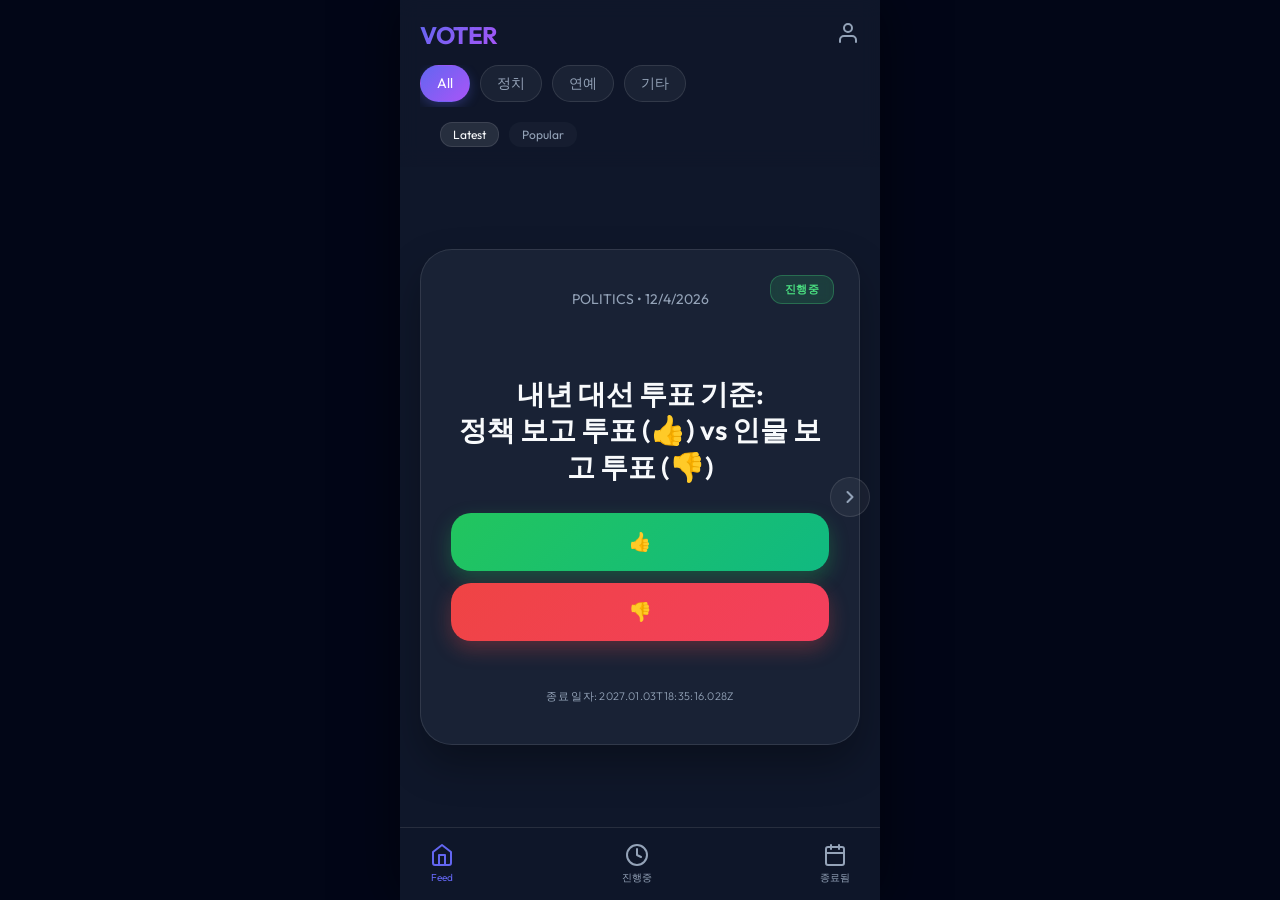
<file: index.html>
<!DOCTYPE html>
<html lang="ko">
<head>
    <meta charset="UTF-8">
    <meta name="viewport" content="width=device-width, initial-scale=1.0, maximum-scale=1.0, user-scalable=no">
    <title>Voter | Swipe to Vote</title>
    <link rel="stylesheet" href="css/style.css">
</head>
<body>

<div class="app-container">
    <header>
        <div class="logo-section">
            <div class="logo">VOTER</div>
            <div class="user-menu">
                <svg width="24" height="24" viewBox="0 0 24 24" fill="none" stroke="currentColor" stroke-width="2" stroke-linecap="round" stroke-linejoin="round" style="color: var(--text-muted)"><path d="M20 21v-2a4 4 0 0 0-4-4H8a4 4 0 0 0-4 4v2"></path><circle cx="12" cy="7" r="4"></circle></svg>
            </div>
        </div>
        <div class="categories" id="categoryContainer">
            <div class="category-tab active" data-category="">All</div>
            <div class="category-tab" data-category="POLITICS">정치</div>
            <div class="category-tab" data-category="ENTERTAINMENT">연예</div>
            <div class="category-tab" data-category="ETC">기타</div>
        </div>
        <div class="filters">
            <div class="filter-chip active" data-sort="latest">Latest</div>
            <div class="filter-chip" data-sort="popular">Popular</div>
        </div>
    </header>

    <main class="main-content">
        <div class="nav-btn nav-prev" id="prevBtn">
            <svg width="20" height="20" viewBox="0 0 24 24" fill="none" stroke="currentColor" stroke-width="2.5" stroke-linecap="round" stroke-linejoin="round"><polyline points="15 18 9 12 15 6"></polyline></svg>
        </div>
        
        <div class="card-stack" id="cardStack">
            <div class="vote-card" id="loadingCard">
                <div class="question" style="color: var(--text-muted); font-size: 18px;">Loading votes...</div>
            </div>
        </div>

        <div class="nav-btn nav-next" id="nextBtn">
            <svg width="20" height="20" viewBox="0 0 24 24" fill="none" stroke="currentColor" stroke-width="2.5" stroke-linecap="round" stroke-linejoin="round"><polyline points="9 18 15 12 9 6"></polyline></svg>
        </div>
    </main>

    <footer>
        <div class="bottom-tab active" data-status="">
            <svg viewBox="0 0 24 24" fill="none" stroke="currentColor" stroke-width="2" stroke-linecap="round" stroke-linejoin="round"><path d="M3 9l9-7 9 7v11a2 2 0 0 1-2 2H5a2 2 0 0 1-2-2z"></path><polyline points="9 22 9 12 15 12 15 22"></polyline></svg>
            <span>Feed</span>
        </div>
        <div class="bottom-tab" data-status="ongoing">
            <svg viewBox="0 0 24 24" fill="none" stroke="currentColor" stroke-width="2" stroke-linecap="round" stroke-linejoin="round"><circle cx="12" cy="12" r="10"></circle><polyline points="12 6 12 12 16 14"></polyline></svg>
            <span>진행중</span>
        </div>
        <div class="bottom-tab" data-status="ended">
            <svg viewBox="0 0 24 24" fill="none" stroke="currentColor" stroke-width="2" stroke-linecap="round" stroke-linejoin="round"><rect x="3" y="4" width="18" height="18" rx="2" ry="2"></rect><line x1="16" y1="2" x2="16" y2="6"></line><line x1="8" y1="2" x2="8" y2="6"></line><line x1="3" y1="10" x2="21" y2="10"></line></svg>
            <span>종료됨</span>
        </div>
    </footer>
</div>

<script src="js/main.js"></script>
</body>
</html>
</file>
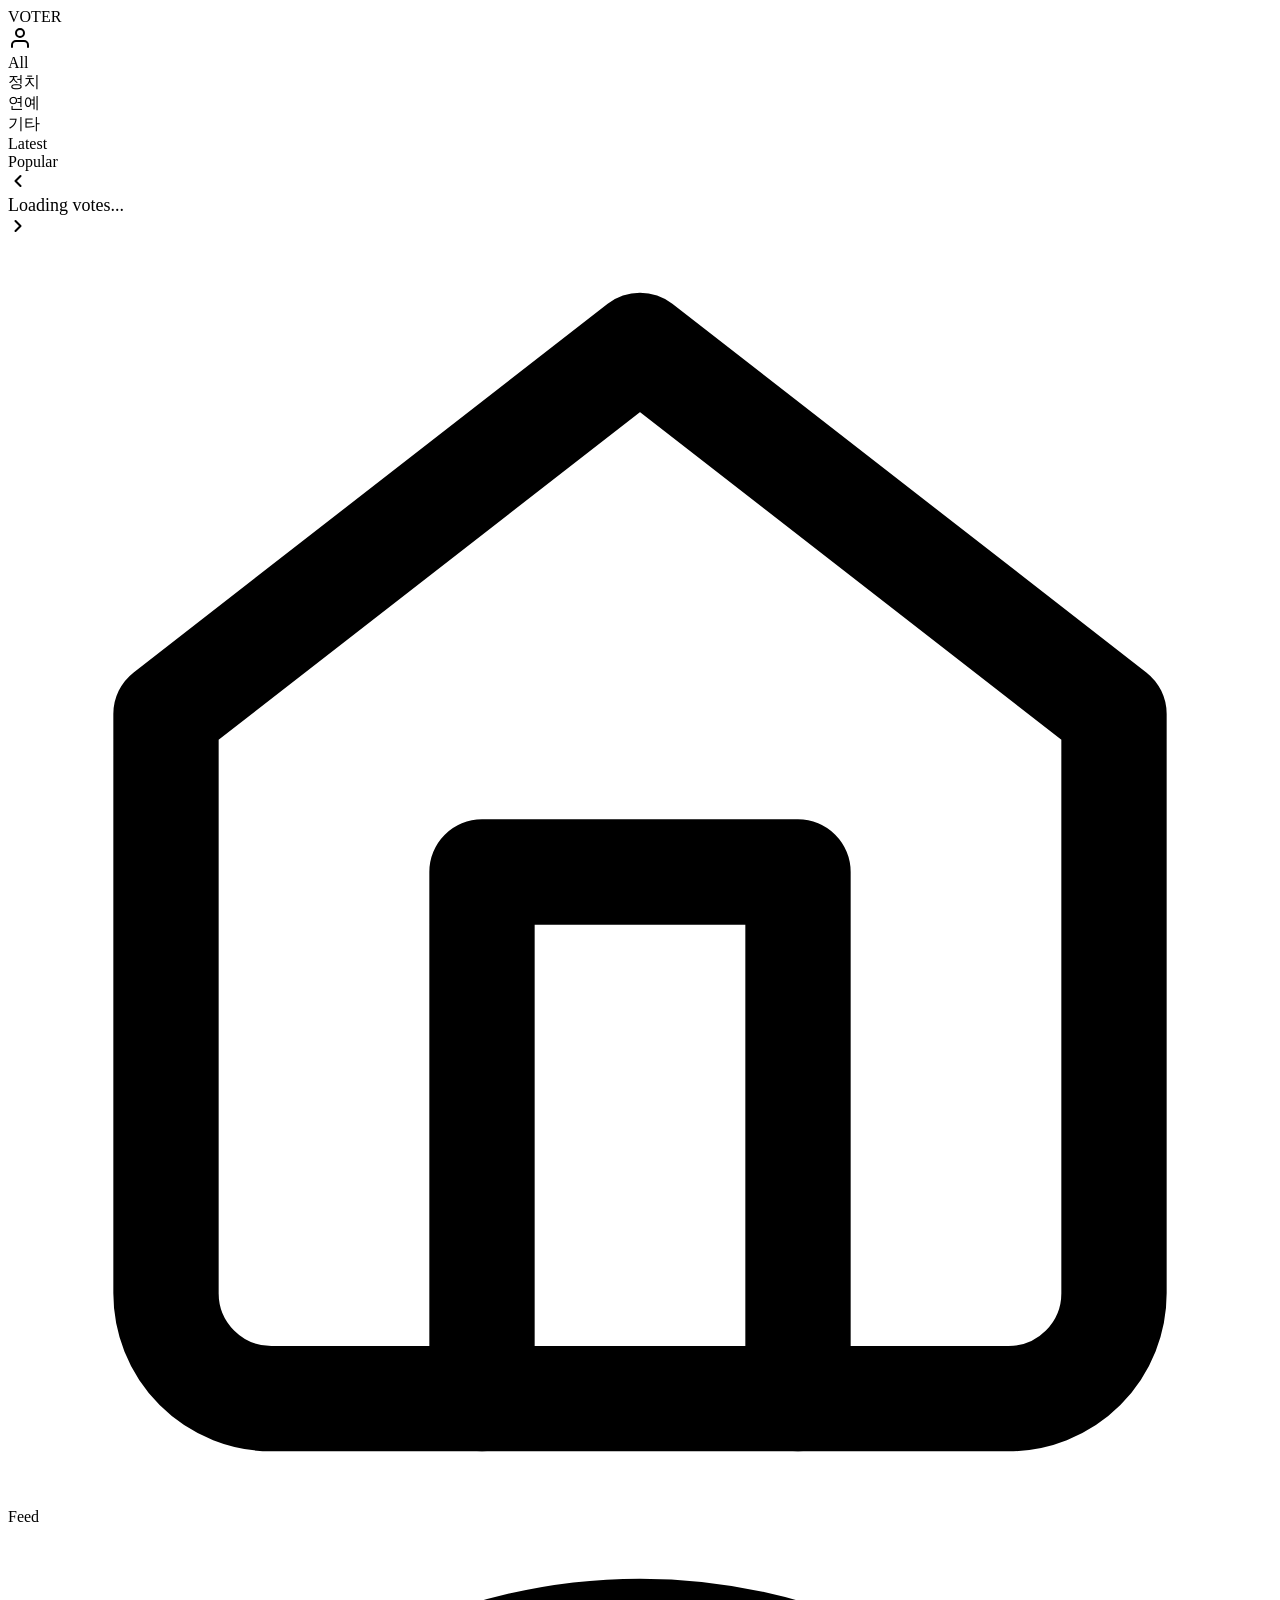
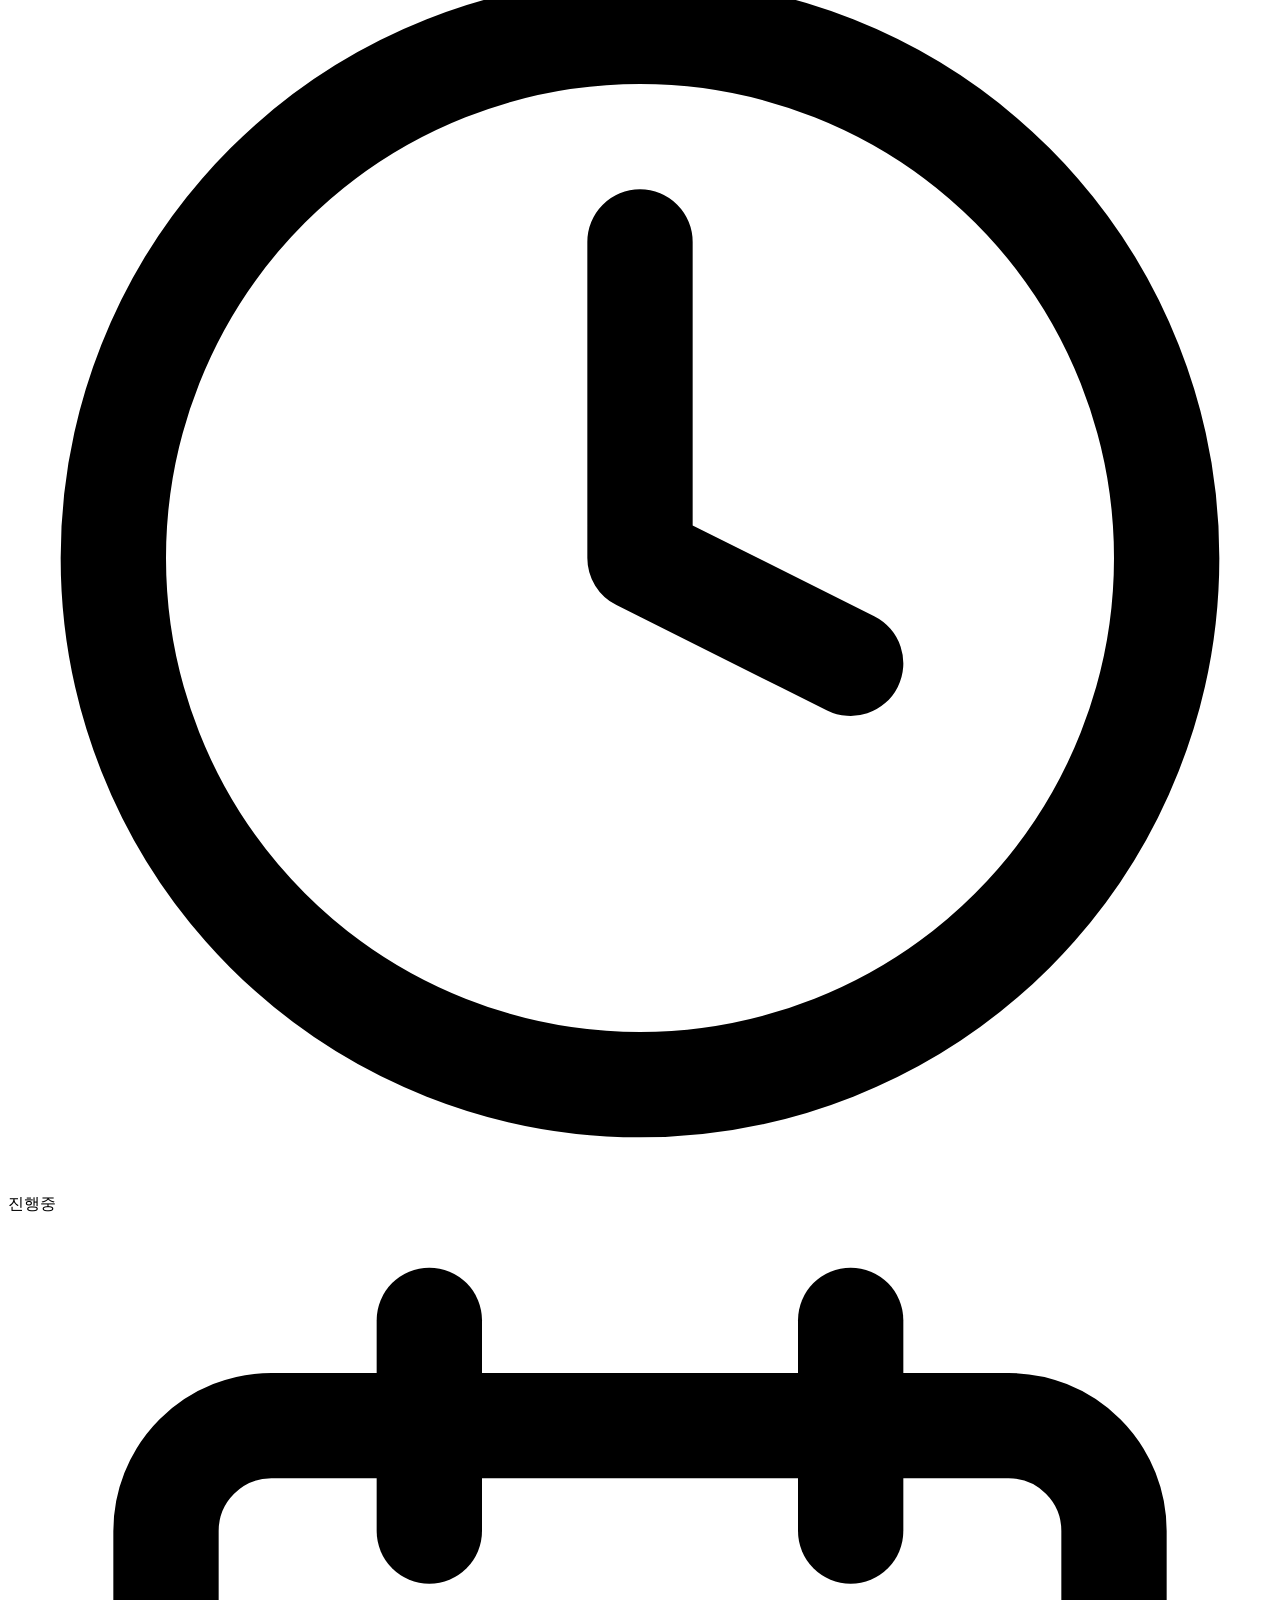
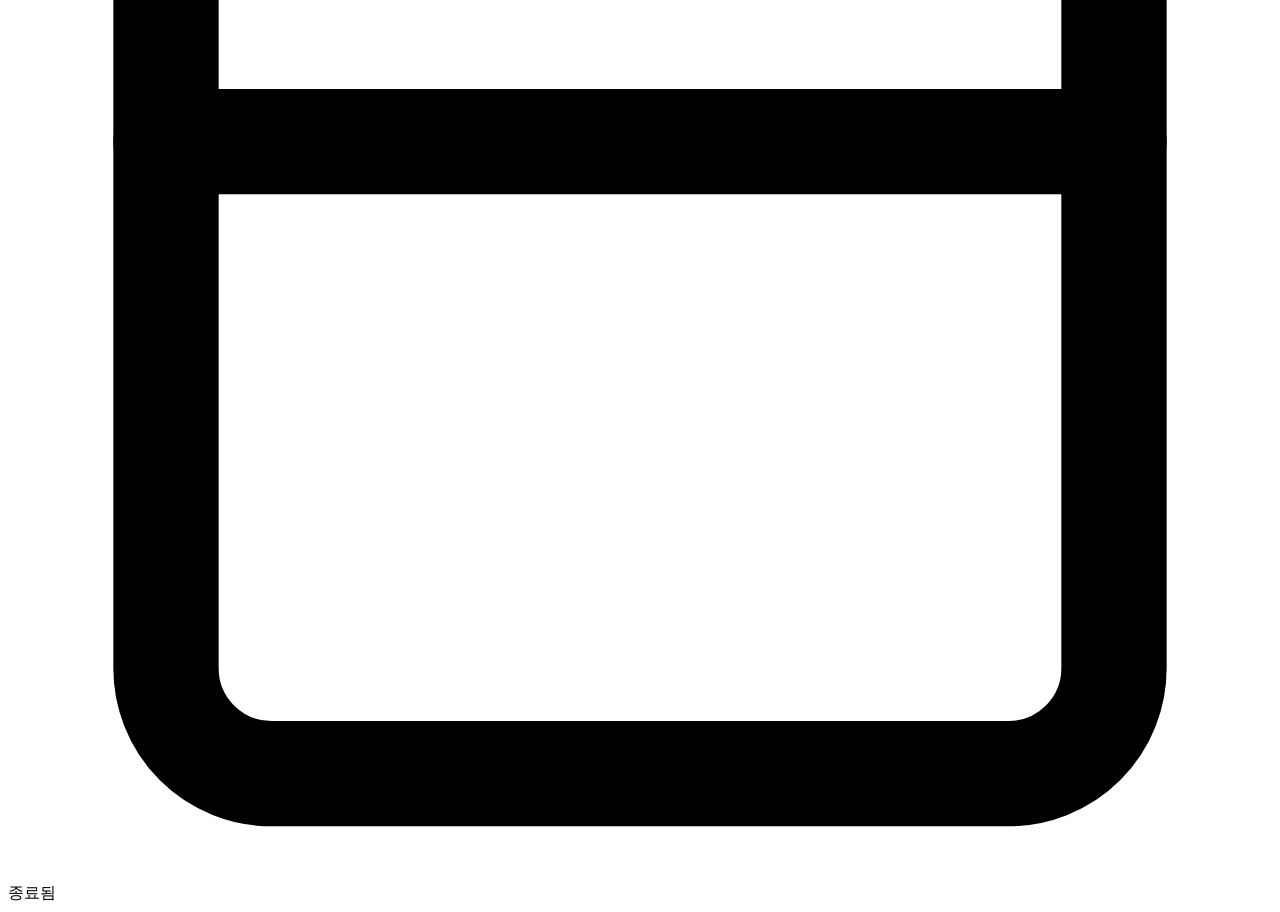
<file: src/main/resources/templates/index.html>
<!DOCTYPE html>
<html xmlns:th="http://www.thymeleaf.org">
<head>
    <meta charset="UTF-8">
    <meta name="viewport" content="width=device-width, initial-scale=1.0, maximum-scale=1.0, user-scalable=no">
    <title>Voter | Swipe to Vote</title>
    <link rel="stylesheet" th:href="@{/css/style.css}">
</head>
<body>

<div class="app-container">
    <header>
        <div class="logo-section">
            <div class="logo">VOTER</div>
            <div class="user-menu">
                <svg width="24" height="24" viewBox="0 0 24 24" fill="none" stroke="currentColor" stroke-width="2" stroke-linecap="round" stroke-linejoin="round" style="color: var(--text-muted)"><path d="M20 21v-2a4 4 0 0 0-4-4H8a4 4 0 0 0-4 4v2"></path><circle cx="12" cy="7" r="4"></circle></svg>
            </div>
        </div>
        <div class="categories" id="categoryContainer">
            <div class="category-tab active" data-category="">All</div>
            <div class="category-tab" data-category="POLITICS">정치</div>
            <div class="category-tab" data-category="ENTERTAINMENT">연예</div>
            <div class="category-tab" data-category="ETC">기타</div>
        </div>
        <div class="filters">
            <div class="filter-chip active" data-sort="latest">Latest</div>
            <div class="filter-chip" data-sort="popular">Popular</div>
        </div>
    </header>

    <main class="main-content">
        <div class="nav-btn nav-prev" id="prevBtn">
            <svg width="20" height="20" viewBox="0 0 24 24" fill="none" stroke="currentColor" stroke-width="2.5" stroke-linecap="round" stroke-linejoin="round"><polyline points="15 18 9 12 15 6"></polyline></svg>
        </div>
        
        <div class="card-stack" id="cardStack">
            <!-- Cards will be injected here by main.js -->
            <div class="vote-card" id="loadingCard">
                <div class="question" style="color: var(--text-muted); font-size: 18px;">Loading votes...</div>
            </div>
        </div>

        <div class="nav-btn nav-next" id="nextBtn">
            <svg width="20" height="20" viewBox="0 0 24 24" fill="none" stroke="currentColor" stroke-width="2.5" stroke-linecap="round" stroke-linejoin="round"><polyline points="9 18 15 12 9 6"></polyline></svg>
        </div>
    </main>

    <footer>
        <div class="bottom-tab active" data-status="">
            <svg viewBox="0 0 24 24" fill="none" stroke="currentColor" stroke-width="2" stroke-linecap="round" stroke-linejoin="round"><path d="M3 9l9-7 9 7v11a2 2 0 0 1-2 2H5a2 2 0 0 1-2-2z"></path><polyline points="9 22 9 12 15 12 15 22"></polyline></svg>
            <span>Feed</span>
        </div>
        <div class="bottom-tab" data-status="ongoing">
            <svg viewBox="0 0 24 24" fill="none" stroke="currentColor" stroke-width="2" stroke-linecap="round" stroke-linejoin="round"><circle cx="12" cy="12" r="10"></circle><polyline points="12 6 12 12 16 14"></polyline></svg>
            <span>진행중</span>
        </div>
        <div class="bottom-tab" data-status="ended">
            <svg viewBox="0 0 24 24" fill="none" stroke="currentColor" stroke-width="2" stroke-linecap="round" stroke-linejoin="round"><rect x="3" y="4" width="18" height="18" rx="2" ry="2"></rect><line x1="16" y1="2" x2="16" y2="6"></line><line x1="8" y1="2" x2="8" y2="6"></line><line x1="3" y1="10" x2="21" y2="10"></line></svg>
            <span>종료됨</span>
        </div>
    </footer>
</div>

<script th:src="@{/js/main.js}"></script>
</body>
</html>
</file>
<file: css/style.css>
@import url('https://fonts.googleapis.com/css2?family=Outfit:wght@300;400;600;700&display=swap');

:root {
    --bg-color: #0f172a;
    --card-bg: rgba(30, 41, 59, 0.7);
    --primary-gradient: linear-gradient(135deg, #6366f1 0%, #a855f7 100%);
    --agree-gradient: linear-gradient(135deg, #22c55e 0%, #10b981 100%);
    --disagree-gradient: linear-gradient(135deg, #ef4444 0%, #f43f5e 100%);
    --text-main: #f8fafc;
    --text-muted: #94a3b8;
    --glass-border: rgba(255, 255, 255, 0.1);
}

* {
    margin: 0;
    padding: 0;
    box-sizing: border-box;
    -webkit-tap-highlight-color: transparent;
}

body {
    font-family: 'Outfit', sans-serif;
    background-color: #020617;
    color: var(--text-main);
    display: flex;
    justify-content: center;
    align-items: center;
    min-height: 100vh;
    overflow: hidden;
}

/* Mobile Constrained Wrapper */
.app-container {
    width: 100%;
    max-width: 480px;
    height: 100vh;
    background-color: var(--bg-color);
    position: relative;
    display: flex;
    flex-direction: column;
    box-shadow: 0 0 50px rgba(0, 0, 0, 0.5);
    overflow: hidden;
}

/* Header & Navigation */
header {
    padding: 20px;
    display: flex;
    flex-direction: column;
    gap: 15px;
    background: rgba(15, 23, 42, 0.8);
    backdrop-filter: blur(10px);
    z-index: 10;
}

.logo-section {
    display: flex;
    justify-content: space-between;
    align-items: center;
}

.logo {
    font-size: 24px;
    font-weight: 700;
    letter-spacing: -0.5px;
    background: var(--primary-gradient);
    -webkit-background-clip: text;
    -webkit-text-fill-color: transparent;
}

.categories {
    display: flex;
    overflow-x: auto;
    gap: 10px;
    padding-bottom: 5px;
    scrollbar-width: none;
}

.categories::-webkit-scrollbar {
    display: none;
}

.category-tab {
    padding: 8px 16px;
    background: rgba(255, 255, 255, 0.05);
    border-radius: 20px;
    font-size: 14px;
    white-space: nowrap;
    cursor: pointer;
    transition: all 0.3s ease;
    border: 1px solid var(--glass-border);
    color: var(--text-muted);
}

.category-tab.active {
    background: var(--primary-gradient);
    color: white;
    border-color: transparent;
    box-shadow: 0 4px 12px rgba(99, 102, 241, 0.3);
}

.filters {
    display: flex;
    gap: 10px;
    padding: 0 20px;
}

.filter-chip {
    font-size: 12px;
    color: var(--text-muted);
    padding: 4px 12px;
    border-radius: 12px;
    background: rgba(255, 255, 255, 0.03);
    cursor: pointer;
    border: 1px solid transparent;
}

.filter-chip.active {
    color: var(--text-main);
    background: rgba(255, 255, 255, 0.1);
    border-color: var(--glass-border);
}

/* Card Section */
.main-content {
    flex: 1;
    position: relative;
    display: flex;
    justify-content: center;
    align-items: center;
    padding: 20px;
}

.card-stack {
    width: 100%;
    height: 80%;
    position: relative;
    perspective: 1000px;
}

.vote-card {
    position: absolute;
    width: 100%;
    height: 100%;
    background: var(--card-bg);
    backdrop-filter: blur(20px);
    border-radius: 32px;
    border: 1px solid var(--glass-border);
    padding: 40px 30px;
    display: flex;
    flex-direction: column;
    justify-content: space-between;
    transition: transform 0.4s cubic-bezier(0.175, 0.885, 0.32, 1.275), opacity 0.3s ease;
    box-shadow: 0 20px 40px rgba(0, 0, 0, 0.3);
}

.vote-card.hidden {
    opacity: 0;
    pointer-events: none;
}

.vote-card .question {
    font-size: 28px;
    font-weight: 600;
    line-height: 1.3;
    text-align: center;
    margin-top: 40px;
    white-space: pre-line;
}

.vote-card .meta {
    text-align: center;
    font-size: 14px;
    color: var(--text-muted);
}

.actions {
    display: flex;
    flex-direction: column;
    gap: 12px;
}

.btn {
    width: 100%;
    padding: 18px;
    border-radius: 20px;
    border: none;
    font-size: 18px;
    font-weight: 600;
    color: white;
    cursor: pointer;
    transition: transform 0.2s ease, opacity 0.2s ease;
    display: flex;
    justify-content: center;
    align-items: center;
    gap: 10px;
}

.btn:active {
    transform: scale(0.96);
}

.btn-agree {
    background: var(--agree-gradient);
    box-shadow: 0 8px 20px rgba(34, 197, 94, 0.3);
}

.btn-disagree {
    background: var(--disagree-gradient);
    box-shadow: 0 8px 20px rgba(239, 68, 68, 0.3);
}

/* Navigation Arrows */
.nav-btn {
    position: absolute;
    top: 50%;
    transform: translateY(-50%);
    width: 40px;
    height: 40px;
    background: rgba(255, 255, 255, 0.05);
    border-radius: 50%;
    display: flex;
    justify-content: center;
    align-items: center;
    cursor: pointer;
    z-index: 5;
    border: 1px solid var(--glass-border);
    color: var(--text-muted);
    transition: all 0.3s ease;
}

.nav-btn:hover {
    background: rgba(255, 255, 255, 0.1);
    color: var(--text-main);
}

.nav-prev { left: 10px; }
.nav-next { right: 10px; }

/* Bottom Nav */
footer {
    padding: 15px 30px;
    background: rgba(15, 23, 42, 0.9);
    backdrop-filter: blur(10px);
    display: flex;
    justify-content: space-between;
    border-top: 1px solid var(--glass-border);
}

.bottom-tab {
    display: flex;
    flex-direction: column;
    align-items: center;
    gap: 4px;
    color: var(--text-muted);
    font-size: 10px;
    cursor: pointer;
}

.bottom-tab.active {
    color: #6366f1;
}

.bottom-tab svg {
    width: 24px;
    height: 24px;
}

.status-badge {
    position: absolute;
    top: 25px;
    right: 25px;
    padding: 6px 14px;
    border-radius: 12px;
    font-size: 11px;
    font-weight: 700;
    text-transform: uppercase;
    letter-spacing: 0.5px;
    backdrop-filter: blur(5px);
}

.status-ongoing {
    background: rgba(34, 197, 94, 0.15);
    color: #4ade80;
    border: 1px solid rgba(74, 222, 128, 0.3);
}

.status-ended {
    background: rgba(239, 68, 68, 0.15);
    color: #f87171;
    border: 1px solid rgba(248, 113, 113, 0.3);
}

.end-date-info {
    text-align: center;
    font-size: 11px;
    color: var(--text-muted);
    margin-top: 20px;
    font-weight: 300;
    letter-spacing: 0.3px;
}

/* Vote Results Styling */
.vote-results-container {
    display: flex;
    flex-direction: column;
    gap: 15px;
    padding: 10px 0;
    animation: resultsFadeIn 0.4s ease forwards;
}

.results-stats {
    display: flex;
    justify-content: space-between;
    font-size: 15px;
    font-weight: 600;
}

.stat-agree {
    color: #4ade80;
}

.stat-disagree {
    color: #f87171;
}

.progress-bar-wrapper {
    width: 100%;
    height: 12px;
    background: rgba(255, 255, 255, 0.08);
    border-radius: 6px;
    overflow: hidden;
    border: 1px solid rgba(255, 255, 255, 0.05);
}

.progress-bar-fill {
    height: 100%;
    background: linear-gradient(90deg, #22c55e 0%, #10b981 100%);
    border-radius: 6px;
    width: 0%;
    transition: width 1.2s cubic-bezier(0.1, 0.8, 0.25, 1);
}

.auto-next-hint {
    text-align: center;
    font-size: 12px;
    color: var(--text-muted);
    font-style: italic;
    animation: hintPulse 2s infinite;
}

@keyframes resultsFadeIn {
    from { opacity: 0; transform: translateY(10px); }
    to { opacity: 1; transform: translateY(0); }
}

@keyframes hintPulse {
    0% { opacity: 0.5; }
    50% { opacity: 1; }
    100% { opacity: 0.5; }
}
</file>
